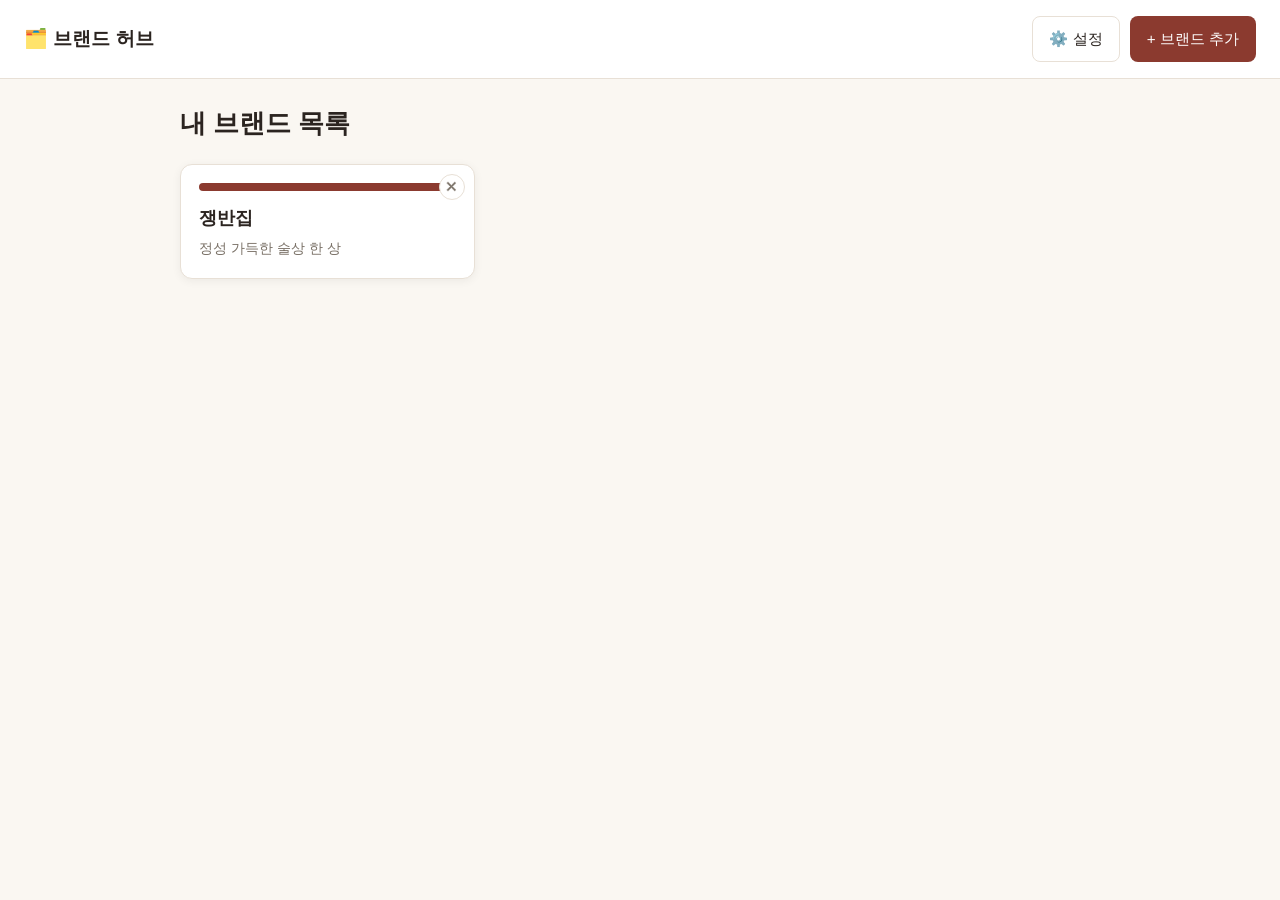
<file: index.html>
<!DOCTYPE html>
<html lang="ko">
<head>
<meta charset="UTF-8">
<meta name="viewport" content="width=device-width, initial-scale=1.0">
<title>브랜드 허브</title>
<link rel="stylesheet" href="assets/css/style.css">
</head>
<body>
  <header class="site-header">
    <a class="logo" href="index.html">🗂️ 브랜드 허브</a>
    <nav>
      <a class="btn" href="settings.html">⚙️ 설정</a>
      <a class="btn btn-primary" href="add-brand.html">+ 브랜드 추가</a>
    </nav>
  </header>

  <main class="container">
    <div class="page-title-row">
      <h1>내 브랜드 목록</h1>
    </div>
    <div id="brand-list" class="brand-grid">
      <p class="empty-msg">불러오는 중...</p>
    </div>
  </main>

  <script src="assets/js/github-api.js"></script>
  <script src="assets/js/index.js"></script>
</body>
</html>
</file>
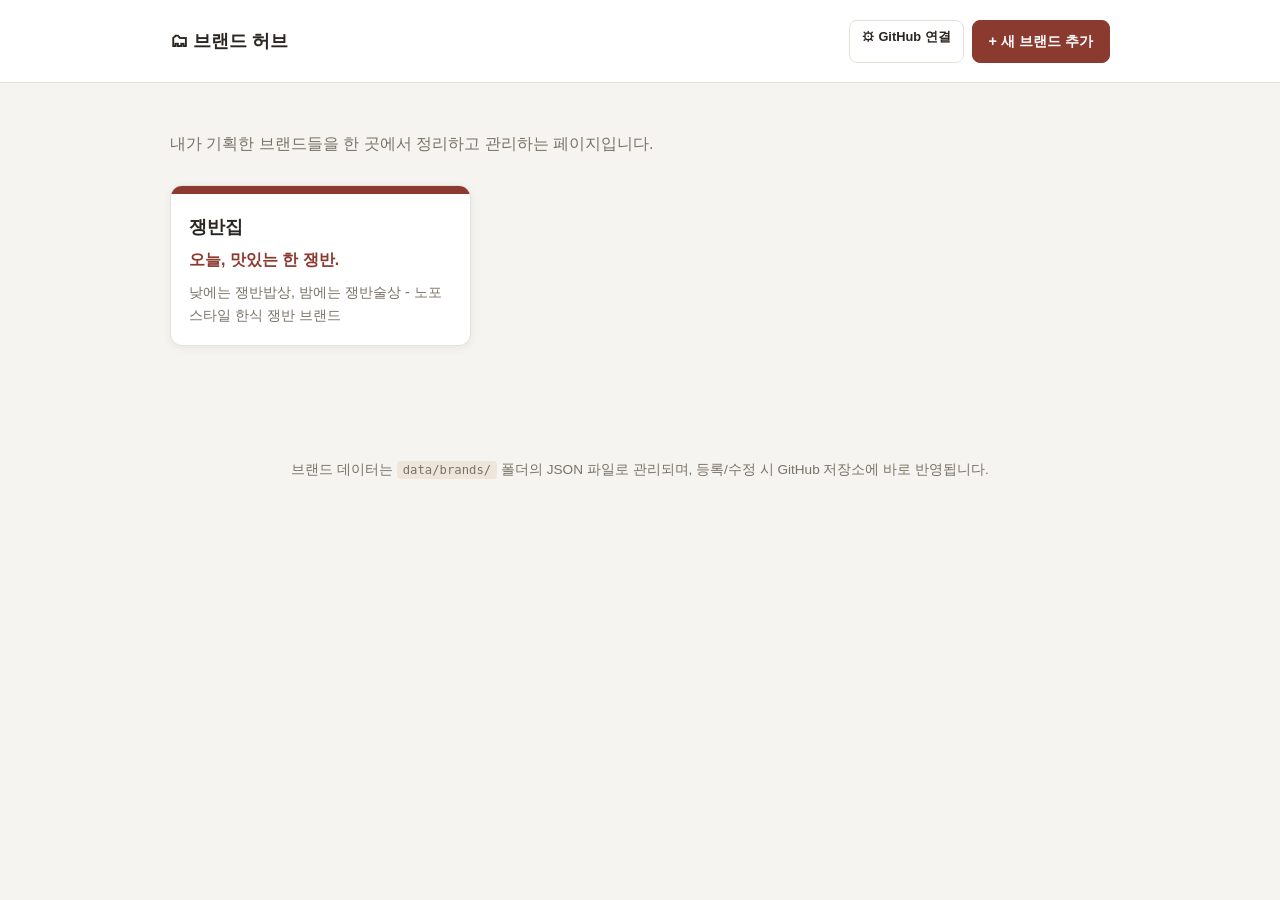
<file: bh/index.html>
<!doctype html>
<html lang="ko">
<head>
<meta charset="UTF-8">
<meta name="viewport" content="width=device-width, initial-scale=1.0">
<title>브랜드 허브</title>
<link rel="stylesheet" href="assets/css/style.css">
</head>
<body>
<header class="topbar">
  <div class="topbar-inner">
    <h1 class="logo">🗂 브랜드 허브</h1>
    <div style="display:flex;gap:8px;">
      <a href="settings.html" class="btn btn-sm">⚙ GitHub 연결</a>
      <a href="add-brand.html" class="btn btn-primary">+ 새 브랜드 추가</a>
    </div>
  </div>
</header>

<main class="container">
  <p class="lead">내가 기획한 브랜드들을 한 곳에서 정리하고 관리하는 페이지입니다.</p>
  <div id="brand-grid" class="brand-grid">
    <p class="empty-msg">불러오는 중...</p>
  </div>
</main>

<footer class="footer">
  <p>브랜드 데이터는 <code>data/brands/</code> 폴더의 JSON 파일로 관리되며, 등록/수정 시 GitHub 저장소에 바로 반영됩니다.</p>
</footer>

<script src="assets/js/index.js"></script>
</body>
</html>
</file>
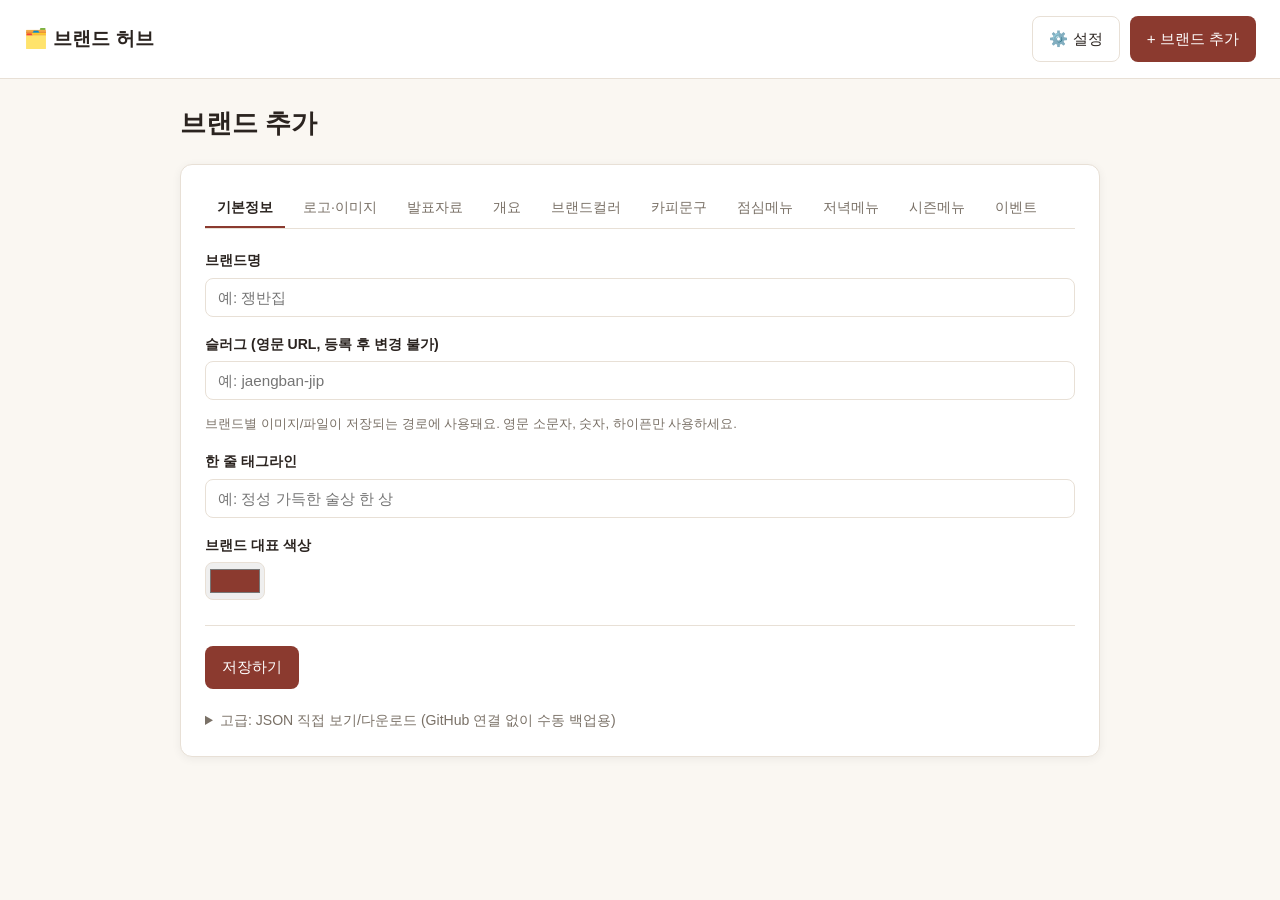
<file: add-brand.html>
<!DOCTYPE html>
<html lang="ko">
<head>
<meta charset="UTF-8">
<meta name="viewport" content="width=device-width, initial-scale=1.0">
<title>브랜드 추가/수정 - 브랜드 허브</title>
<link rel="stylesheet" href="assets/css/style.css">
</head>
<body>
  <header class="site-header">
    <a class="logo" href="index.html">🗂️ 브랜드 허브</a>
    <nav>
      <a class="btn" href="settings.html">⚙️ 설정</a>
      <a class="btn btn-primary" href="add-brand.html">+ 브랜드 추가</a>
    </nav>
  </header>

  <main class="container">
    <div class="page-title-row"><h1 id="page-title">브랜드 추가</h1></div>

    <div class="form-card">
      <div class="tabs-form-nav" id="form-tabs">
        <button class="active" data-tab="basic">기본정보</button>
        <button data-tab="logoimages">로고·이미지</button>
        <button data-tab="presentations">발표자료</button>
        <button data-tab="overview">개요</button>
        <button data-tab="colors">브랜드컬러</button>
        <button data-tab="copy">카피문구</button>
        <button data-tab="lunch">점심메뉴</button>
        <button data-tab="dinner">저녁메뉴</button>
        <button data-tab="season">시즌메뉴</button>
        <button data-tab="events">이벤트</button>
      </div>

      <div id="form-panels">
        <section class="form-panel active" data-panel="basic">
          <div class="field-row">
            <label>브랜드명</label>
            <input type="text" id="f-name" placeholder="예: 쟁반집">
          </div>
          <div class="field-row">
            <label>슬러그 (영문 URL, 등록 후 변경 불가)</label>
            <input type="text" id="f-slug" placeholder="예: jaengban-jip">
            <p class="hint">브랜드별 이미지/파일이 저장되는 경로에 사용돼요. 영문 소문자, 숫자, 하이픈만 사용하세요.</p>
          </div>
          <div class="field-row">
            <label>한 줄 태그라인</label>
            <input type="text" id="f-tagline" placeholder="예: 정성 가득한 술상 한 상">
          </div>
          <div class="field-row">
            <label>브랜드 대표 색상</label>
            <input type="color" id="f-color" value="#8B3A2F">
          </div>
        </section>

        <section class="form-panel" data-panel="logoimages">
          <div class="field-row">
            <label>로고</label>
            <div id="logo-field-wrap"></div>
          </div>
          <div class="field-row">
            <label>브랜드 이미지</label>
            <div id="brandImages-list"></div>
            <button type="button" class="btn add-row-btn" id="add-brandImage">+ 브랜드 이미지 추가</button>
          </div>
        </section>

        <section class="form-panel" data-panel="presentations">
          <div class="field-row">
            <label>발표자료 (PPT)</label>
            <div id="presentations-list"></div>
            <button type="button" class="btn add-row-btn" id="add-presentation">+ 발표자료 추가</button>
          </div>
        </section>

        <section class="form-panel" data-panel="overview">
          <div class="field-row"><label>한 줄 소개</label><textarea id="f-oneliner"></textarea></div>
          <div class="field-row"><label>브랜드 스토리</label><textarea id="f-story"></textarea></div>
          <div class="field-row"><label>컨셉</label><textarea id="f-concept"></textarea></div>
          <div class="field-row"><label>타깃 고객</label><textarea id="f-target"></textarea></div>
          <div class="field-row"><label>차별화 포인트</label><textarea id="f-diff"></textarea></div>
        </section>

        <section class="form-panel" data-panel="colors">
          <div id="brandColors-list"></div>
          <button type="button" class="btn add-row-btn" id="add-brandColor">+ 브랜드컬러 추가</button>
        </section>

        <section class="form-panel" data-panel="copy">
          <div class="field-row">
            <label>메인 슬로건</label>
            <input type="text" id="f-mainslogan">
          </div>
          <div class="field-row">
            <label>서브 슬로건</label>
            <div id="subSlogans-list"></div>
            <button type="button" class="btn add-row-btn" id="add-subSlogan">+ 서브 슬로건 추가</button>
          </div>
        </section>

        <section class="form-panel" data-panel="lunch">
          <div id="lunch-list"></div>
          <button type="button" class="btn add-row-btn" id="add-lunch">+ 점심메뉴 추가</button>
        </section>

        <section class="form-panel" data-panel="dinner">
          <div id="dinner-list"></div>
          <button type="button" class="btn add-row-btn" id="add-dinner">+ 저녁메뉴 추가</button>
        </section>

        <section class="form-panel" data-panel="season">
          <div id="season-list"></div>
          <button type="button" class="btn add-row-btn" id="add-season">+ 시즌메뉴 추가</button>
        </section>

        <section class="form-panel" data-panel="events">
          <div id="events-list"></div>
          <button type="button" class="btn add-row-btn" id="add-event">+ 이벤트 추가</button>
        </section>
      </div>

      <div class="save-bar">
        <button class="btn btn-primary" id="submit-btn">저장하기</button>
        <span id="submit-status" class="hint"></span>
      </div>

      <details class="advanced">
        <summary>고급: JSON 직접 보기/다운로드 (GitHub 연결 없이 수동 백업용)</summary>
        <div class="save-bar">
          <button class="btn btn-sm" id="btn-preview">JSON 미리보기</button>
          <button class="btn btn-sm" id="btn-download">JSON 다운로드</button>
        </div>
        <textarea id="json-preview" readonly></textarea>
      </details>
    </div>
  </main>

  <script src="assets/js/github-api.js"></script>
  <script src="assets/js/add-brand.js"></script>
</body>
</html>
</file>
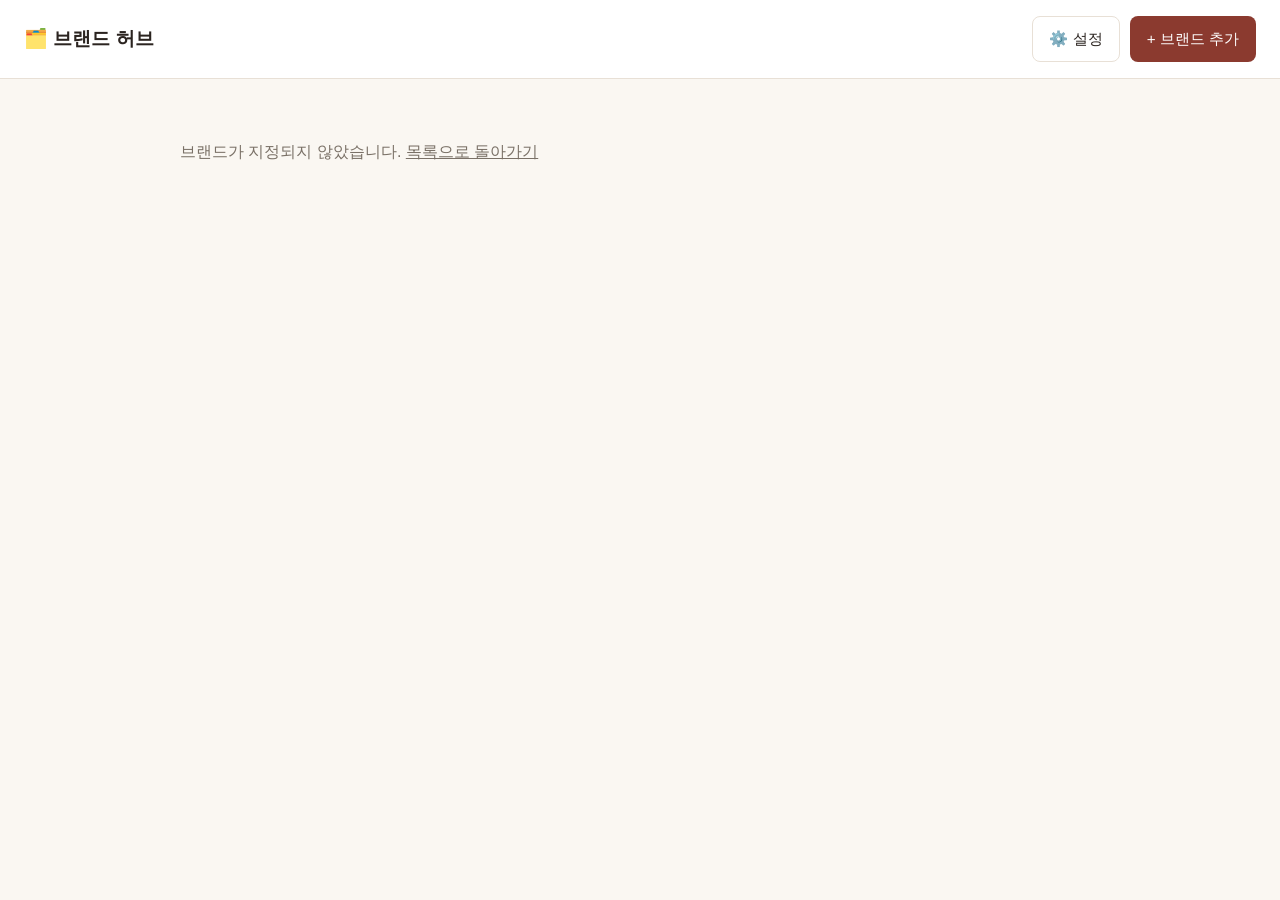
<file: brand.html>
<!DOCTYPE html>
<html lang="ko">
<head>
<meta charset="UTF-8">
<meta name="viewport" content="width=device-width, initial-scale=1.0">
<title>브랜드 상세 - 브랜드 허브</title>
<link rel="stylesheet" href="assets/css/style.css">
</head>
<body>
  <header class="site-header">
    <a class="logo" href="index.html">🗂️ 브랜드 허브</a>
    <nav>
      <a class="btn" href="settings.html">⚙️ 설정</a>
      <a class="btn btn-primary" href="add-brand.html">+ 브랜드 추가</a>
    </nav>
  </header>

  <main class="container" id="brand-main">
    <p class="empty-msg">불러오는 중...</p>
  </main>

  <script src="assets/js/github-api.js"></script>
  <script src="assets/js/brand.js"></script>
</body>
</html>
</file>
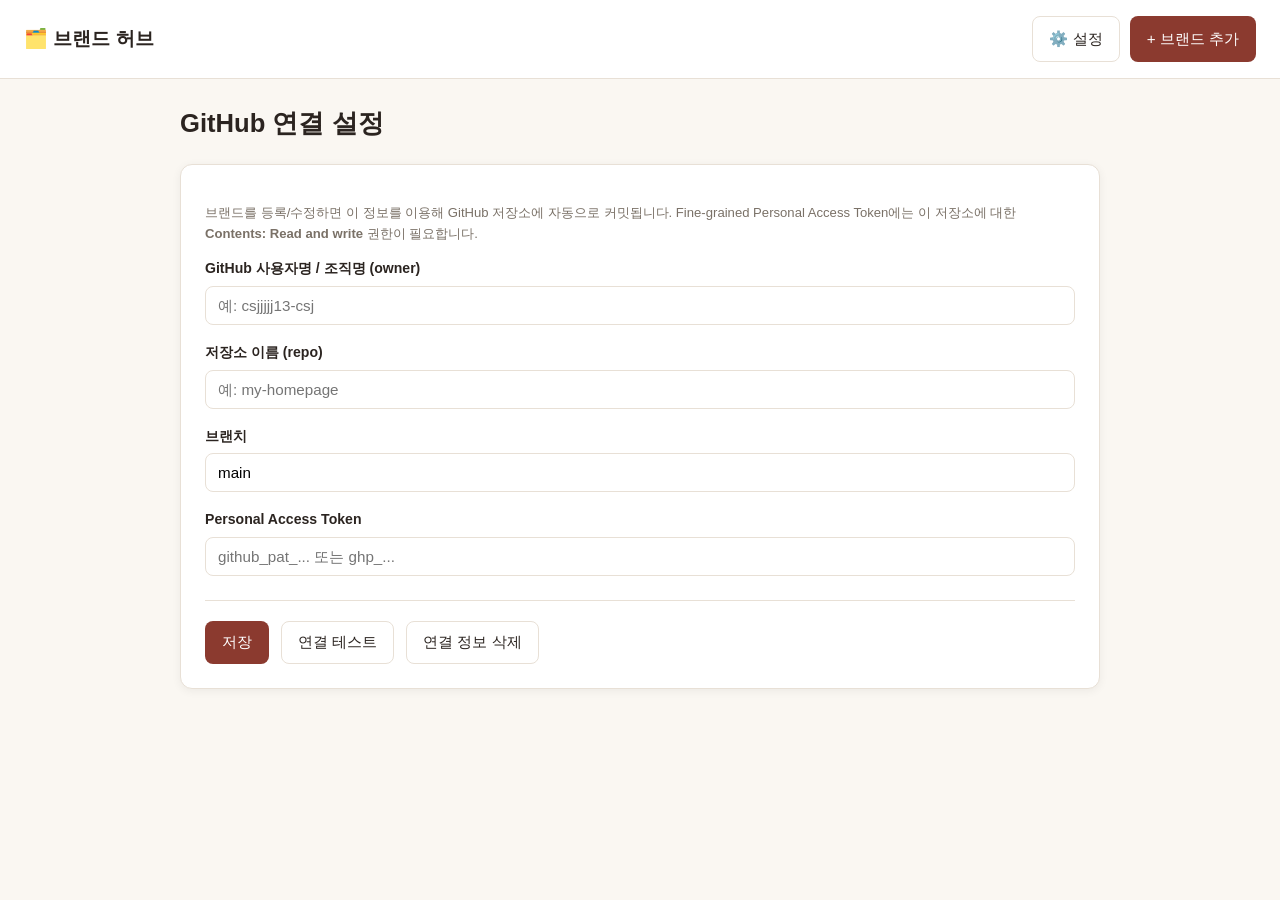
<file: settings.html>
<!DOCTYPE html>
<html lang="ko">
<head>
<meta charset="UTF-8">
<meta name="viewport" content="width=device-width, initial-scale=1.0">
<title>설정 - 브랜드 허브</title>
<link rel="stylesheet" href="assets/css/style.css">
</head>
<body>
  <header class="site-header">
    <a class="logo" href="index.html">🗂️ 브랜드 허브</a>
    <nav>
      <a class="btn" href="settings.html">⚙️ 설정</a>
      <a class="btn btn-primary" href="add-brand.html">+ 브랜드 추가</a>
    </nav>
  </header>

  <main class="container">
    <div class="page-title-row"><h1>GitHub 연결 설정</h1></div>
    <div class="form-card">
      <p class="hint">
        브랜드를 등록/수정하면 이 정보를 이용해 GitHub 저장소에 자동으로 커밋됩니다.
        Fine-grained Personal Access Token에는 이 저장소에 대한 <b>Contents: Read and write</b> 권한이 필요합니다.
      </p>

      <div class="field-row">
        <label>GitHub 사용자명 / 조직명 (owner)</label>
        <input type="text" id="gh-owner" placeholder="예: csjjjjj13-csj">
      </div>
      <div class="field-row">
        <label>저장소 이름 (repo)</label>
        <input type="text" id="gh-repo" placeholder="예: my-homepage">
      </div>
      <div class="field-row">
        <label>브랜치</label>
        <input type="text" id="gh-branch" placeholder="main" value="main">
      </div>
      <div class="field-row">
        <label>Personal Access Token</label>
        <input type="text" id="gh-token" placeholder="github_pat_... 또는 ghp_...">
      </div>

      <div class="save-bar">
        <button class="btn btn-primary" id="btn-save">저장</button>
        <button class="btn" id="btn-test">연결 테스트</button>
        <button class="btn" id="btn-clear">연결 정보 삭제</button>
        <span id="settings-status" class="hint"></span>
      </div>
    </div>
  </main>

  <script src="assets/js/github-api.js"></script>
  <script src="assets/js/settings.js"></script>
</body>
</html>
</file>
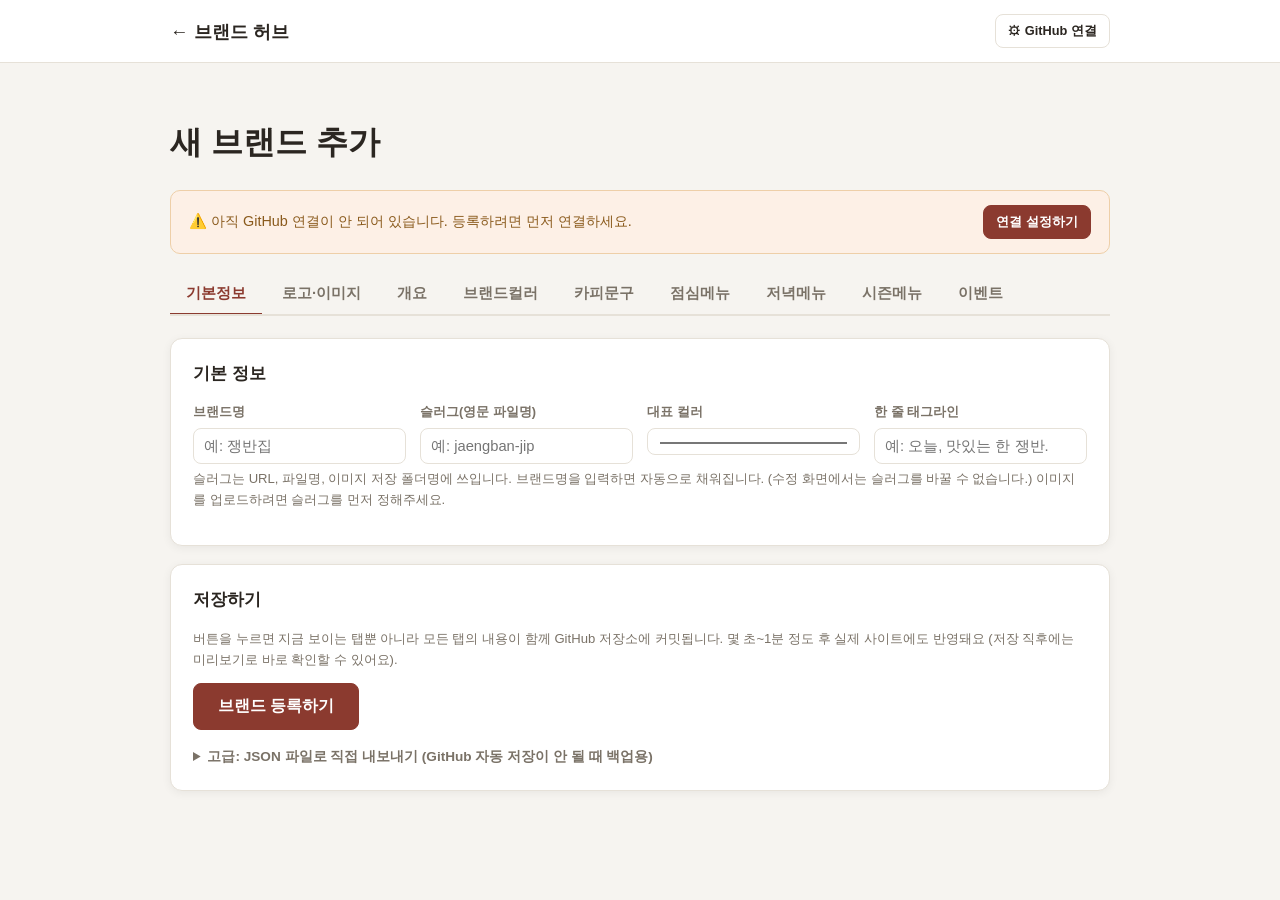
<file: bh/add-brand.html>
<!doctype html>
<html lang="ko">
<head>
<meta charset="UTF-8">
<meta name="viewport" content="width=device-width, initial-scale=1.0">
<title id="doc-title">새 브랜드 추가 - 브랜드 허브</title>
<link rel="stylesheet" href="assets/css/style.css">
</head>
<body>
<header class="topbar">
  <div class="topbar-inner">
    <a href="index.html" class="logo">← 브랜드 허브</a>
    <a href="settings.html" class="btn btn-sm">⚙ GitHub 연결</a>
  </div>
</header>

<main class="container">
  <h1 id="page-heading">새 브랜드 추가</h1>
  <div id="gh-banner"></div>

  <div class="tabs" id="form-tabs">
    <button class="tab-btn active" data-tab="basic">기본정보</button>
    <button class="tab-btn" data-tab="logo">로고·이미지</button>
    <button class="tab-btn" data-tab="overview">개요</button>
    <button class="tab-btn" data-tab="colors">브랜드컬러</button>
    <button class="tab-btn" data-tab="copy">카피문구</button>
    <button class="tab-btn" data-tab="lunch">점심메뉴</button>
    <button class="tab-btn" data-tab="dinner">저녁메뉴</button>
    <button class="tab-btn" data-tab="season">시즌메뉴</button>
    <button class="tab-btn" data-tab="events">이벤트</button>
  </div>

  <section class="tab-panel active" data-panel="basic">
    <div class="form-section">
      <h2>기본 정보</h2>
      <div class="form-grid">
        <div class="field"><label>브랜드명</label><input id="f-name" placeholder="예: 쟁반집"></div>
        <div class="field"><label>슬러그(영문 파일명)</label><input id="f-slug" placeholder="예: jaengban-jip"></div>
        <div class="field"><label>대표 컬러</label><input id="f-color" type="color" value="#8B3A2F"></div>
        <div class="field"><label>한 줄 태그라인</label><input id="f-tagline" placeholder="예: 오늘, 맛있는 한 쟁반."></div>
      </div>
      <p class="hint">슬러그는 URL, 파일명, 이미지 저장 폴더명에 쓰입니다. 브랜드명을 입력하면 자동으로 채워집니다. (수정 화면에서는 슬러그를 바꿀 수 없습니다.) 이미지를 업로드하려면 슬러그를 먼저 정해주세요.</p>
    </div>
  </section>

  <section class="tab-panel" data-panel="logo">
    <div class="form-section">
      <h2>로고</h2>
      <div id="logo-field"></div>
    </div>
    <div class="form-section">
      <h2>브랜드 이미지</h2>
      <p class="hint">매장 사진, 컨셉 이미지 등 메뉴가 아닌 브랜드 관련 이미지를 넣는 곳입니다.</p>
      <div id="brandimages-list"></div>
      <button class="btn add-row-btn" id="add-brandimage">+ 브랜드 이미지 추가</button>
    </div>
  </section>

  <section class="tab-panel" data-panel="overview">
    <div class="form-section">
      <h2>개요</h2>
      <div class="form-grid">
        <div class="field"><label>한 줄 소개</label><input id="f-oneliner"></div>
        <div class="field" style="grid-column:1/-1;"><label>브랜드 스토리</label><textarea id="f-story" rows="4"></textarea></div>
        <div class="field"><label>컨셉</label><input id="f-concept"></div>
        <div class="field"><label>타깃 고객</label><input id="f-target"></div>
        <div class="field" style="grid-column:1/-1;"><label>차별화 포인트</label><textarea id="f-diff" rows="3"></textarea></div>
      </div>
    </div>
  </section>

  <section class="tab-panel" data-panel="colors">
    <div class="form-section">
      <h2>브랜드컬러</h2>
      <div id="colors-list"></div>
      <button class="btn add-row-btn" id="add-color">+ 컬러 추가</button>
    </div>
  </section>

  <section class="tab-panel" data-panel="copy">
    <div class="form-section">
      <h2>카피문구</h2>
      <div class="field"><label>메인 슬로건</label><input id="f-main-slogan" placeholder="예: 오늘, 맛있는 한 쟁반."></div>
      <div id="subslogans-list" style="margin-top:12px;"></div>
      <button class="btn add-row-btn" id="add-subslogan">+ 보조 카피 추가</button>
    </div>
  </section>

  <section class="tab-panel" data-panel="lunch">
    <div class="form-section">
      <h2>메뉴라인업 - 점심</h2>
      <div id="lunch-list"></div>
      <button class="btn add-row-btn" id="add-lunch">+ 점심 메뉴 추가</button>
    </div>
  </section>

  <section class="tab-panel" data-panel="dinner">
    <div class="form-section">
      <h2>메뉴라인업 - 저녁 · 술상</h2>
      <div id="dinner-list"></div>
      <button class="btn add-row-btn" id="add-dinner">+ 저녁 메뉴 추가</button>
    </div>
  </section>

  <section class="tab-panel" data-panel="season">
    <div class="form-section">
      <h2>시즌메뉴</h2>
      <div id="season-list"></div>
      <button class="btn add-row-btn" id="add-season">+ 시즌메뉴 추가</button>
    </div>
  </section>

  <section class="tab-panel" data-panel="events">
    <div class="form-section">
      <h2>이벤트</h2>
      <div id="events-list"></div>
      <button class="btn add-row-btn" id="add-event">+ 이벤트 추가</button>
    </div>
  </section>

  <div class="form-section">
    <h2>저장하기</h2>
    <p class="hint">버튼을 누르면 지금 보이는 탭뿐 아니라 모든 탭의 내용이 함께 GitHub 저장소에 커밋됩니다. 몇 초~1분 정도 후 실제 사이트에도 반영돼요 (저장 직후에는 미리보기로 바로 확인할 수 있어요).</p>
    <button class="btn btn-primary" id="submit-btn" style="font-size:1rem;padding:12px 24px;">브랜드 등록하기</button>
    <p id="submit-status" class="submit-status"></p>

    <details class="advanced">
      <summary>고급: JSON 파일로 직접 내보내기 (GitHub 자동 저장이 안 될 때 백업용)</summary>
      <div class="adv-body">
        <div style="display:flex;gap:10px;flex-wrap:wrap;">
          <button class="btn" id="btn-preview">JSON 미리보기</button>
          <button class="btn" id="btn-download">JSON 다운로드</button>
        </div>
        <pre id="json-preview" style="display:none;margin-top:14px;"></pre>
      </div>
    </details>
  </div>
</main>

<script src="assets/js/github-api.js"></script>
<script src="assets/js/add-brand.js"></script>
</body>
</html>
</file>
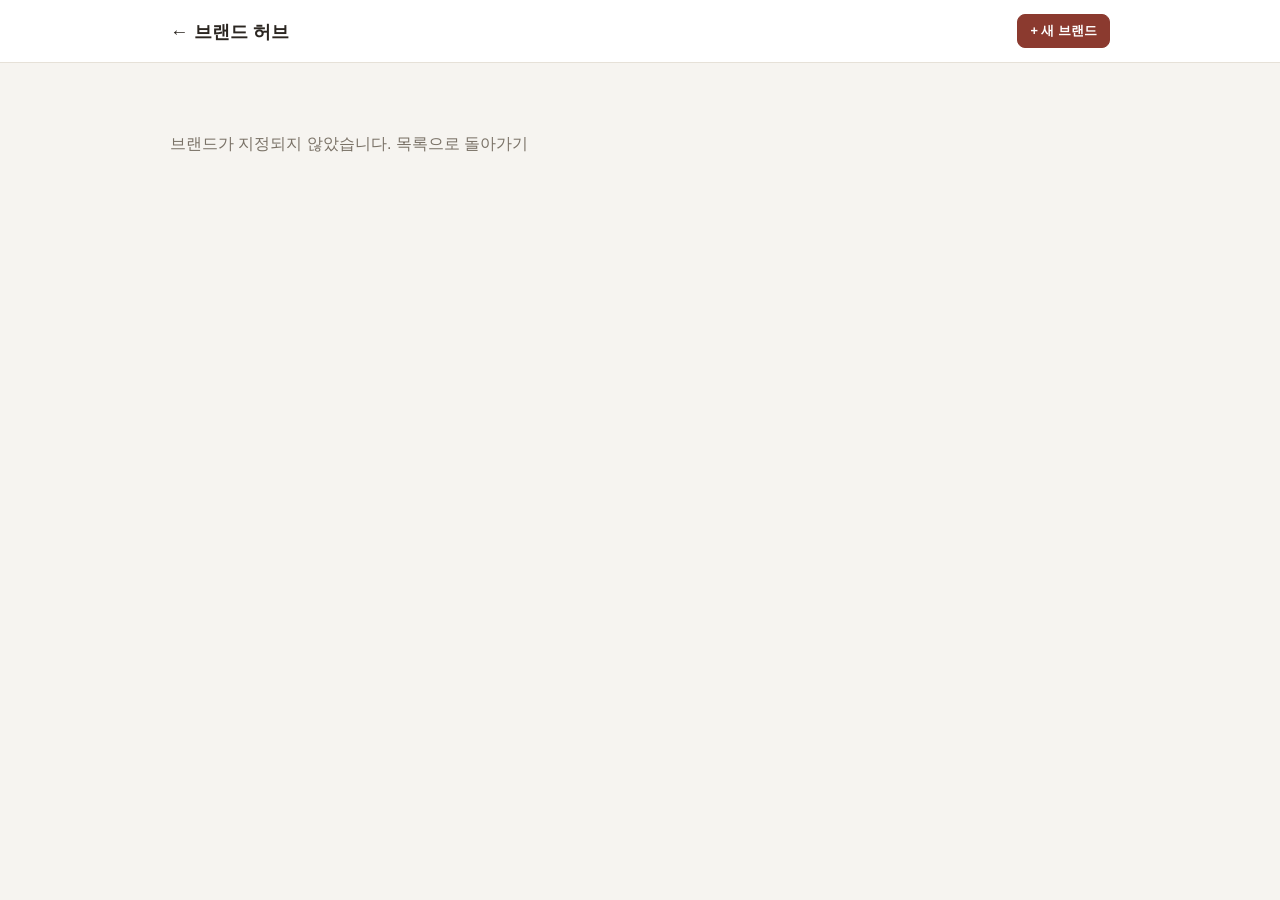
<file: bh/brand.html>
<!doctype html>
<html lang="ko">
<head>
<meta charset="UTF-8">
<meta name="viewport" content="width=device-width, initial-scale=1.0">
<title id="page-title">브랜드 상세 - 브랜드 허브</title>
<link rel="stylesheet" href="assets/css/style.css">
</head>
<body>
<header class="topbar">
  <div class="topbar-inner">
    <a href="index.html" class="logo">← 브랜드 허브</a>
    <a href="add-brand.html" class="btn btn-primary btn-sm">+ 새 브랜드</a>
  </div>
</header>

<main class="container" id="brand-main">
  <p class="empty-msg">불러오는 중...</p>
</main>

<script src="assets/js/brand.js"></script>
</body>
</html>
</file>
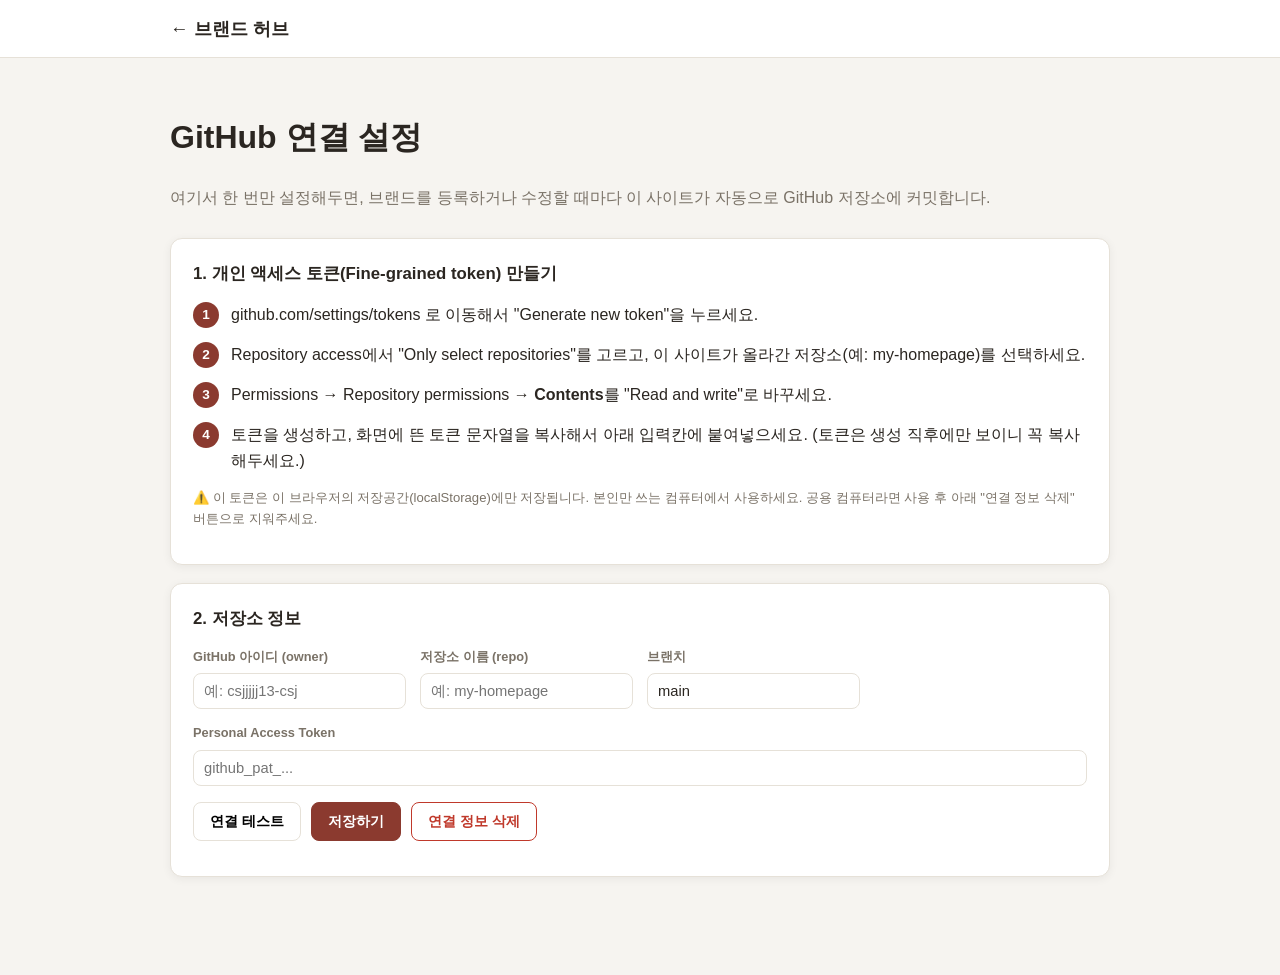
<file: bh/settings.html>
<!doctype html>
<html lang="ko">
<head>
<meta charset="UTF-8">
<meta name="viewport" content="width=device-width, initial-scale=1.0">
<title>GitHub 연결 설정 - 브랜드 허브</title>
<link rel="stylesheet" href="assets/css/style.css">
</head>
<body>
<header class="topbar">
  <div class="topbar-inner">
    <a href="index.html" class="logo">← 브랜드 허브</a>
  </div>
</header>

<main class="container">
  <h1>GitHub 연결 설정</h1>
  <p class="lead">여기서 한 번만 설정해두면, 브랜드를 등록하거나 수정할 때마다 이 사이트가 자동으로 GitHub 저장소에 커밋합니다.</p>

  <div class="form-section">
    <h2>1. 개인 액세스 토큰(Fine-grained token) 만들기</h2>
    <div class="step"><div class="step-num">1</div><div><a href="https://github.com/settings/tokens?type=beta" target="_blank" rel="noopener">github.com/settings/tokens</a> 로 이동해서 "Generate new token"을 누르세요.</div></div>
    <div class="step"><div class="step-num">2</div><div>Repository access에서 "Only select repositories"를 고르고, 이 사이트가 올라간 저장소(예: my-homepage)를 선택하세요.</div></div>
    <div class="step"><div class="step-num">3</div><div>Permissions → Repository permissions → <b>Contents</b>를 "Read and write"로 바꾸세요.</div></div>
    <div class="step"><div class="step-num">4</div><div>토큰을 생성하고, 화면에 뜬 토큰 문자열을 복사해서 아래 입력칸에 붙여넣으세요. (토큰은 생성 직후에만 보이니 꼭 복사해두세요.)</div></div>
    <p class="hint">⚠️ 이 토큰은 이 브라우저의 저장공간(localStorage)에만 저장됩니다. 본인만 쓰는 컴퓨터에서 사용하세요. 공용 컴퓨터라면 사용 후 아래 "연결 정보 삭제" 버튼으로 지워주세요.</p>
  </div>

  <div class="form-section">
    <h2>2. 저장소 정보</h2>
    <div class="form-grid">
      <div class="field"><label>GitHub 아이디 (owner)</label><input id="f-owner" placeholder="예: csjjjjj13-csj"></div>
      <div class="field"><label>저장소 이름 (repo)</label><input id="f-repo" placeholder="예: my-homepage"></div>
      <div class="field"><label>브랜치</label><input id="f-branch" placeholder="main" value="main"></div>
      <div class="field" style="grid-column:1/-1;"><label>Personal Access Token</label><input id="f-token" type="password" placeholder="github_pat_..."></div>
    </div>
    <div style="display:flex;gap:10px;flex-wrap:wrap;margin-top:16px;">
      <button class="btn" id="btn-test">연결 테스트</button>
      <button class="btn btn-primary" id="btn-save">저장하기</button>
      <button class="btn btn-danger" id="btn-clear">연결 정보 삭제</button>
    </div>
    <p id="status-msg" class="hint"></p>
  </div>
</main>

<script src="assets/js/github-api.js"></script>
<script src="assets/js/settings.js"></script>
</body>
</html>
</file>
<file: assets/css/style.css>
:root {
  --brand-color: #8B3A2F;
  --bg: #faf7f2;
  --surface: #ffffff;
  --border: #e8e0d6;
  --text: #2b2420;
  --text-muted: #7a7167;
  --radius: 12px;
  --shadow: 0 2px 10px rgba(0,0,0,0.06);
}

* { box-sizing: border-box; }

body {
  margin: 0;
  font-family: "Pretendard", "Apple SD Gothic Neo", "Malgun Gothic", sans-serif;
  background: var(--bg);
  color: var(--text);
  line-height: 1.6;
}

a { color: inherit; }

.site-header {
  display: flex;
  align-items: center;
  justify-content: space-between;
  padding: 16px 24px;
  background: var(--surface);
  border-bottom: 1px solid var(--border);
  position: sticky;
  top: 0;
  z-index: 10;
}
.site-header .logo {
  font-weight: 700;
  font-size: 1.2rem;
  text-decoration: none;
  color: var(--text);
}
.site-header nav { display: flex; gap: 10px; }

.container {
  max-width: 960px;
  margin: 0 auto;
  padding: 24px 20px 80px;
}

.btn {
  display: inline-flex;
  align-items: center;
  gap: 6px;
  padding: 10px 16px;
  border-radius: 8px;
  border: 1px solid var(--border);
  background: var(--surface);
  color: var(--text);
  text-decoration: none;
  font-size: 0.95rem;
  cursor: pointer;
  transition: background .15s, transform .1s;
}
.btn:hover { background: #f2ede5; }
.btn-primary {
  background: var(--brand-color, #8B3A2F);
  border-color: transparent;
  color: #fff;
}
.btn-primary:hover { opacity: 0.9; background: var(--brand-color, #8B3A2F); }
.btn-sm { padding: 6px 12px; font-size: 0.85rem; }
.btn-danger { color: #c0392b; border-color: #f0d3ce; }
.btn-danger:hover { background: #fdf1ef; }

/* ---- brand list (index) ---- */
.page-title-row {
  display: flex;
  justify-content: space-between;
  align-items: center;
  margin-bottom: 20px;
}
.page-title-row h1 { margin: 0; font-size: 1.6rem; }

.brand-grid {
  display: grid;
  grid-template-columns: repeat(auto-fill, minmax(240px, 1fr));
  gap: 18px;
}
.brand-card-wrap { position: relative; }
.brand-card {
  display: block;
  background: var(--surface);
  border: 1px solid var(--border);
  border-radius: var(--radius);
  padding: 18px;
  text-decoration: none;
  color: var(--text);
  box-shadow: var(--shadow);
  transition: transform .15s;
}
.brand-card:hover { transform: translateY(-2px); }
.brand-card .swatch-bar {
  height: 8px;
  border-radius: 4px;
  margin-bottom: 12px;
}
.brand-card h3 { margin: 0 0 4px; font-size: 1.15rem; }
.brand-card p { margin: 0; color: var(--text-muted); font-size: 0.9rem; }

.brand-delete-btn {
  position: absolute;
  top: 10px;
  right: 10px;
  width: 26px;
  height: 26px;
  line-height: 26px;
  text-align: center;
  padding: 0;
  border-radius: 50%;
  border: 1px solid var(--border);
  background: var(--surface);
  color: var(--text-muted);
  cursor: pointer;
  font-size: 0.85rem;
  z-index: 2;
}
.brand-delete-btn:hover { background: #fdf1ef; color: #c0392b; border-color: #f0d3ce; }

.empty-msg { color: var(--text-muted); padding: 20px 0; }

/* ---- brand detail ---- */
.brand-hero {
  display: flex;
  justify-content: space-between;
  align-items: flex-start;
  gap: 16px;
  padding: 24px;
  border-radius: var(--radius);
  background: color-mix(in srgb, var(--brand-color) 8%, white);
  border: 1px solid var(--border);
  margin-bottom: 20px;
}
.brand-hero h1 { margin: 0 0 6px; }
.brand-hero .tagline { margin: 0 0 10px; color: var(--text-muted); }
.brand-hero .hero-actions { display: flex; gap: 8px; }
.swatches { display: flex; gap: 6px; }
.swatch-dot { width: 20px; height: 20px; border-radius: 50%; border: 2px solid #fff; box-shadow: 0 0 0 1px var(--border); }

.tabs {
  display: flex;
  flex-wrap: wrap;
  gap: 6px;
  border-bottom: 1px solid var(--border);
  margin-bottom: 20px;
}
.tab-btn {
  padding: 10px 14px;
  border: none;
  background: none;
  font-size: 0.92rem;
  color: var(--text-muted);
  cursor: pointer;
  border-bottom: 2px solid transparent;
}
.tab-btn.active {
  color: var(--text);
  border-bottom-color: var(--brand-color, #8B3A2F);
  font-weight: 600;
}
.tab-panel { display: none; }
.tab-panel.active { display: block; }

.section-block { margin-bottom: 24px; }
.section-block h3 { margin: 0 0 8px; font-size: 1.05rem; }

.slogan-main { font-size: 1.4rem; font-weight: 700; margin: 0 0 12px; }
.slogan-list { padding-left: 20px; color: var(--text-muted); }

.color-grid { display: grid; grid-template-columns: repeat(auto-fill, minmax(180px, 1fr)); gap: 12px; }
.color-card { display: flex; align-items: center; gap: 12px; padding: 10px; border: 1px solid var(--border); border-radius: 10px; background: var(--surface); cursor: pointer; }
.color-swatch { width: 42px; height: 42px; border-radius: 8px; flex-shrink: 0; border: 1px solid rgba(0,0,0,0.08); }
.color-info .name { font-weight: 600; }
.color-info .hex { font-size: 0.85rem; color: var(--text-muted); }
.color-info .usage { font-size: 0.8rem; color: var(--text-muted); }

.menu-section-title { font-weight: 700; margin: 18px 0 10px; }
.menu-grid { display: grid; grid-template-columns: repeat(auto-fill, minmax(180px, 1fr)); gap: 14px; }
.menu-card { border: 1px solid var(--border); border-radius: 10px; overflow: hidden; background: var(--surface); }
.menu-card-img { height: 130px; display: flex; align-items: center; justify-content: center; background: #f2ede5; color: var(--text-muted); font-size: 0.85rem; overflow: hidden; }
.menu-card-img img { width: 100%; height: 100%; object-fit: cover; }
.menu-card-body { padding: 10px 12px; }
.menu-card-body h4 { margin: 0 0 4px; font-size: 0.98rem; }
.menu-card-body .price { font-weight: 700; color: var(--brand-color, #8B3A2F); }
.menu-card-body .desc { font-size: 0.85rem; color: var(--text-muted); margin-top: 4px; }

.season-card, .event-card {
  border: 1px solid var(--border);
  border-radius: 10px;
  padding: 14px 16px;
  margin-bottom: 12px;
  background: var(--surface);
}
.season-card .period, .event-card .period {
  display: inline-block;
  font-size: 0.78rem;
  background: #f2ede5;
  color: var(--text-muted);
  padding: 2px 8px;
  border-radius: 999px;
  margin-bottom: 6px;
}
.season-card h4, .event-card h4 { margin: 0 0 4px; }

.file-list { list-style: none; padding: 0; margin: 0; }
.file-list-item {
  display: flex;
  align-items: center;
  justify-content: space-between;
  gap: 12px;
  padding: 12px 14px;
  border: 1px solid var(--border);
  border-radius: 10px;
  background: var(--surface);
  margin-bottom: 10px;
}
.file-list-name { font-weight: 500; }
.file-pending { opacity: 0.6; cursor: default; pointer-events: none; }

.calc-box { display: flex; flex-wrap: wrap; gap: 14px; align-items: flex-end; }
.calc-box .field { display: flex; flex-direction: column; gap: 4px; }
.calc-box .field label { font-size: 0.85rem; color: var(--text-muted); }
.calc-box input { padding: 8px 10px; border: 1px solid var(--border); border-radius: 8px; font-size: 0.95rem; width: 160px; }

.calc-result { display: flex; flex-wrap: wrap; gap: 20px; margin-top: 16px; }
.calc-result .item { }
.calc-result .label { font-size: 0.8rem; color: var(--text-muted); }
.calc-result .value { font-size: 1.3rem; font-weight: 700; }

table { width: 100%; border-collapse: collapse; margin-top: 8px; }
th, td { text-align: right; padding: 8px 10px; border-bottom: 1px solid var(--border); font-size: 0.9rem; }
th:first-child, td:first-child { text-align: left; }
tfoot td { font-weight: 700; }

.rate-ok { color: #2f7d4f; }
.rate-warn { color: #b8860b; }
.rate-bad { color: #c0392b; }

.remove-btn {
  border: none;
  background: none;
  cursor: pointer;
  color: var(--text-muted);
  font-size: 1rem;
}
.add-row-btn { margin-top: 10px; }

.hint { font-size: 0.82rem; color: var(--text-muted); }

/* ---- forms (add/edit brand, settings) ---- */
.form-card {
  background: var(--surface);
  border: 1px solid var(--border);
  border-radius: var(--radius);
  padding: 24px;
  box-shadow: var(--shadow);
}
.field-row { margin-bottom: 16px; }
.field-row label { display: block; font-size: 0.88rem; font-weight: 600; margin-bottom: 6px; }
.field-row input[type=text],
.field-row input[type=number],
.field-row input[type=url],
.field-row textarea {
  width: 100%;
  padding: 10px 12px;
  border: 1px solid var(--border);
  border-radius: 8px;
  font-size: 0.95rem;
  font-family: inherit;
}
.field-row textarea { min-height: 90px; resize: vertical; }
.field-row input[type=color] { width: 60px; height: 38px; padding: 2px; border: 1px solid var(--border); border-radius: 8px; }

/* Tabbed form panels (add-brand.html). Without these two rules every panel
   stacks and shows at once instead of only the active tab. */
.form-panel { display: none; }
.form-panel.active { display: block; }

.repeater-row {
  border: 1px solid var(--border);
  border-radius: 10px;
  padding: 14px;
  margin-bottom: 12px;
  background: #fcfaf6;
  position: relative;
}
.repeater-row .row-fields { display: flex; flex-wrap: wrap; gap: 10px; }
.repeater-row .row-fields > div { flex: 1 1 160px; }
.repeater-row .remove-row-btn {
  position: absolute;
  top: 8px;
  right: 8px;
  border: none;
  background: none;
  color: var(--text-muted);
  cursor: pointer;
  font-size: 1rem;
}

.image-field-mini, .file-field-mini { display: flex; flex-direction: column; gap: 6px; }
.image-field-mini label, .file-field-mini label { font-size: 0.82rem; color: var(--text-muted); font-weight: 500; margin: 0; }
.image-field-mini img.thumb { max-height: 70px; border-radius: 6px; display: block; }
.file-field-info { font-size: 0.85rem; }
.file-field-info a { color: var(--brand-color, #8B3A2F); text-decoration: underline; }
.file-upload-btn { position: relative; overflow: hidden; display: inline-block; text-align: center; }

.tabs-form-nav {
  display: flex;
  flex-wrap: wrap;
  gap: 6px;
  margin-bottom: 20px;
  border-bottom: 1px solid var(--border);
}
.tabs-form-nav button {
  padding: 9px 12px;
  border: none;
  background: none;
  color: var(--text-muted);
  font-size: 0.88rem;
  cursor: pointer;
  border-bottom: 2px solid transparent;
}
.tabs-form-nav button.active { color: var(--text); font-weight: 600; border-bottom-color: var(--brand-color, #8B3A2F); }

.save-bar {
  display: flex;
  align-items: center;
  gap: 12px;
  margin-top: 24px;
  padding-top: 20px;
  border-top: 1px solid var(--border);
}
#submit-status { font-size: 0.88rem; color: var(--text-muted); }

details.advanced { margin-top: 20px; font-size: 0.88rem; color: var(--text-muted); }
details.advanced summary { cursor: pointer; }
#json-preview {
  width: 100%;
  min-height: 160px;
  font-family: monospace;
  font-size: 0.8rem;
  margin-top: 10px;
  padding: 10px;
  border: 1px solid var(--border);
  border-radius: 8px;
}

@media (max-width: 640px) {
  .brand-hero { flex-direction: column; }
}
</file>
<file: bh/assets/css/style.css>
:root{
  --bg:#f6f4f0;
  --card-bg:#ffffff;
  --text:#2b2621;
  --text-muted:#7a7267;
  --border:#e6e1d8;
  --accent:#8B3A2F;
  --accent-2:#4A3728;
  --danger:#c0392b;
  --ok:#2e7d32;
  --warn:#b8860b;
  --radius:12px;
  --shadow:0 2px 10px rgba(0,0,0,0.06);
  font-size:16px;
}

*{box-sizing:border-box;}
html,body{margin:0;padding:0;}
body{
  background:var(--bg);
  color:var(--text);
  font-family:-apple-system,BlinkMacSystemFont,"Malgun Gothic","Apple SD Gothic Neo",sans-serif;
  line-height:1.6;
}
a{color:inherit;text-decoration:none;}
img{max-width:100%;display:block;}
code{background:#eee6da;padding:2px 6px;border-radius:4px;font-size:.9em;}

.container{max-width:980px;margin:0 auto;padding:32px 20px 80px;}

.topbar{
  background:var(--card-bg);
  border-bottom:1px solid var(--border);
  position:sticky;top:0;z-index:10;
}
.topbar-inner{
  max-width:980px;margin:0 auto;padding:14px 20px;
  display:flex;align-items:center;justify-content:space-between;
}
.logo{font-size:1.15rem;font-weight:800;}
.badge{font-size:.85rem;color:var(--text-muted);}

.btn{
  display:inline-block;padding:9px 16px;border-radius:8px;
  border:1px solid var(--border);background:#fff;cursor:pointer;
  font-size:.9rem;font-weight:600;
}
.btn:hover{background:#f1ede6;}
.btn-primary{background:var(--accent);border-color:var(--accent);color:#fff;}
.btn-primary:hover{background:#752f26;}
.btn-danger{color:var(--danger);border-color:var(--danger);background:#fff;}
.btn-sm{padding:6px 12px;font-size:.8rem;}
.btn:disabled{opacity:.5;cursor:not-allowed;}

.lead{color:var(--text-muted);margin-bottom:28px;}

.brand-grid{
  display:grid;grid-template-columns:repeat(auto-fill,minmax(260px,1fr));
  gap:18px;
}
.brand-card{
  background:var(--card-bg);border:1px solid var(--border);border-radius:var(--radius);
  overflow:hidden;box-shadow:var(--shadow);transition:transform .15s ease;
}
.brand-card:hover{transform:translateY(-3px);}
.brand-card-color{height:8px;background:var(--brand-color,#8B3A2F);}
.brand-card-body{padding:18px;}
.brand-card-body h2{margin:0 0 6px;font-size:1.15rem;}
.brand-card .tagline{margin:0 0 8px;font-weight:600;color:var(--brand-color,#8B3A2F);}
.brand-card .summary{margin:0;color:var(--text-muted);font-size:.9rem;}

.empty-msg{color:var(--text-muted);padding:20px 0;}

.footer{text-align:center;color:var(--text-muted);font-size:.85rem;padding:20px;}

/* ---- Brand detail page ---- */
.brand-hero{
  background:var(--card-bg);border:1px solid var(--border);border-radius:var(--radius);
  padding:28px;margin-bottom:22px;box-shadow:var(--shadow);
  border-top:6px solid var(--brand-color,#8B3A2F);
  display:flex;justify-content:space-between;align-items:flex-start;gap:16px;flex-wrap:wrap;
}
.brand-hero h1{margin:0 0 6px;font-size:1.8rem;}
.brand-hero .tagline{font-size:1.1rem;font-weight:700;color:var(--brand-color,#8B3A2F);margin:0 0 10px;}
.brand-hero .swatches{display:flex;gap:8px;margin-top:14px;flex-wrap:wrap;}
.swatch-dot{width:26px;height:26px;border-radius:50%;border:2px solid #fff;box-shadow:0 0 0 1px var(--border);}

.tabs{
  display:flex;gap:4px;overflow-x:auto;border-bottom:2px solid var(--border);
  margin-bottom:22px;
}
.tab-btn{
  padding:10px 16px;background:none;border:none;cursor:pointer;
  font-size:.92rem;font-weight:600;color:var(--text-muted);white-space:nowrap;
  border-bottom:3px solid transparent;margin-bottom:-2px;
}
.tab-btn.active{color:var(--accent);border-bottom-color:var(--accent);}

.tab-panel{display:none;}
.tab-panel.active{display:block;animation:fade .15s ease;}
@keyframes fade{from{opacity:0}to{opacity:1}}

.section-block{background:var(--card-bg);border:1px solid var(--border);border-radius:var(--radius);padding:22px;margin-bottom:16px;box-shadow:var(--shadow);}
.section-block h3{margin-top:0;font-size:1rem;color:var(--text-muted);text-transform:uppercase;letter-spacing:.03em;}
.section-block p{margin:6px 0 0;white-space:pre-wrap;}

.color-grid{display:grid;grid-template-columns:repeat(auto-fill,minmax(160px,1fr));gap:14px;}
.color-card{border-radius:10px;overflow:hidden;border:1px solid var(--border);cursor:pointer;background:#fff;}
.color-swatch{height:80px;}
.color-info{padding:10px 12px;}
.color-info .name{font-weight:700;font-size:.9rem;}
.color-info .hex{font-family:monospace;color:var(--text-muted);font-size:.85rem;}
.color-info .usage{font-size:.8rem;color:var(--text-muted);margin-top:4px;}

.slogan-main{font-size:1.6rem;font-weight:800;color:var(--accent);margin:0 0 18px;}
.slogan-list{list-style:none;padding:0;margin:0;display:flex;flex-direction:column;gap:10px;}
.slogan-list li{background:#f1ede6;padding:12px 16px;border-radius:8px;font-weight:600;}

.menu-section-title{font-size:1.05rem;font-weight:800;margin:26px 0 12px;}
.menu-section-title:first-child{margin-top:0;}
.menu-grid{display:grid;grid-template-columns:repeat(auto-fill,minmax(220px,1fr));gap:16px;}
.menu-card{background:var(--card-bg);border:1px solid var(--border);border-radius:var(--radius);overflow:hidden;box-shadow:var(--shadow);}
.menu-card-img{height:130px;background:#eee6da;display:flex;align-items:center;justify-content:center;color:var(--text-muted);font-size:.85rem;}
.menu-card-img img{width:100%;height:100%;object-fit:cover;}
.menu-card-body{padding:14px;}
.menu-card-body h4{margin:0 0 4px;font-size:1rem;}
.menu-card-body .price{font-weight:800;color:var(--accent);}
.menu-card-body .desc{font-size:.85rem;color:var(--text-muted);margin-top:6px;}

.event-card,.season-card{
  background:var(--card-bg);border:1px solid var(--border);border-radius:var(--radius);
  padding:16px;margin-bottom:12px;box-shadow:var(--shadow);
}
.event-card .period,.season-card .period{font-size:.78rem;color:#fff;background:var(--accent-2);display:inline-block;padding:2px 10px;border-radius:20px;margin-bottom:8px;}
.event-card h4,.season-card h4{margin:0 0 6px;}

table{width:100%;border-collapse:collapse;font-size:.9rem;}
th,td{padding:9px 10px;border-bottom:1px solid var(--border);text-align:right;}
th:first-child,td:first-child{text-align:left;}
thead th{color:var(--text-muted);font-weight:700;background:#f1ede6;}
tfoot td{font-weight:800;background:#f1ede6;}

.rate-ok{color:var(--ok);font-weight:700;}
.rate-warn{color:var(--warn);font-weight:700;}
.rate-bad{color:var(--danger);font-weight:700;}

.calc-box{
  display:grid;grid-template-columns:repeat(auto-fit,minmax(160px,1fr));gap:12px;
  background:#f1ede6;padding:18px;border-radius:10px;margin:16px 0;align-items:end;
}
.field{display:flex;flex-direction:column;gap:6px;}
.field label{font-size:.8rem;color:var(--text-muted);font-weight:700;}
input,select,textarea{
  padding:9px 10px;border:1px solid var(--border);border-radius:8px;font-size:.92rem;
  font-family:inherit;background:#fff;color:var(--text);width:100%;
}
textarea{resize:vertical;}

.calc-result{display:flex;gap:20px;flex-wrap:wrap;margin-top:14px;}
.calc-result .item{background:#fff;border:1px solid var(--border);border-radius:8px;padding:12px 18px;min-width:120px;}
.calc-result .item .label{font-size:.78rem;color:var(--text-muted);}
.calc-result .item .value{font-size:1.25rem;font-weight:800;}

.row-actions{display:flex;justify-content:flex-end;gap:8px;}

/* ---- Add / edit brand form ---- */
.form-section{background:var(--card-bg);border:1px solid var(--border);border-radius:var(--radius);padding:22px;margin-bottom:18px;box-shadow:var(--shadow);}
.form-section h2{margin-top:0;font-size:1.05rem;}
.form-grid{display:grid;grid-template-columns:repeat(auto-fit,minmax(200px,1fr));gap:14px;}
.repeat-row{
  display:grid;grid-template-columns:repeat(auto-fit,minmax(150px,1fr)) auto;
  gap:12px;align-items:start;border:1px dashed var(--border);border-radius:8px;padding:12px;margin-bottom:10px;
}
.remove-btn{background:none;border:none;color:var(--danger);cursor:pointer;font-size:1.1rem;padding:4px 8px;align-self:center;}
.add-row-btn{margin-top:6px;}

.labeled-input{display:flex;flex-direction:column;gap:4px;}
.labeled-input label{font-size:.72rem;color:var(--text-muted);font-weight:700;}

pre#json-preview{
  background:#1e1a16;color:#f1ede6;padding:16px;border-radius:10px;overflow:auto;
  max-height:400px;font-size:.82rem;
}

.hint{font-size:.82rem;color:var(--text-muted);margin-top:4px;}
.step{display:flex;gap:12px;margin-bottom:14px;align-items:flex-start;}
.step-num{background:var(--accent);color:#fff;border-radius:50%;width:26px;height:26px;flex:none;display:flex;align-items:center;justify-content:center;font-weight:800;font-size:.85rem;}

/* GitHub connection banner */
.gh-banner{
  display:flex;justify-content:space-between;align-items:center;gap:12px;flex-wrap:wrap;
  padding:14px 18px;border-radius:10px;margin-bottom:20px;font-size:.9rem;
}
.gh-banner.warn{background:#fdf0e6;border:1px solid #eecfa8;color:#8a5a1c;}
.gh-banner.ok{background:#e9f5ea;border:1px solid #b9dcbb;color:#255c2a;}

.submit-status{margin-top:12px;font-weight:700;}
.submit-status.err{color:var(--danger);}
.submit-status.ok{color:var(--ok);}

details.advanced{margin-top:10px;}
details.advanced summary{cursor:pointer;color:var(--text-muted);font-size:.85rem;font-weight:600;}
details.advanced .adv-body{margin-top:10px;}

/* ---- image upload fields ---- */
.image-field-row{display:flex;gap:14px;align-items:center;flex-wrap:wrap;}
.image-field-preview{
  width:110px;height:110px;object-fit:cover;border-radius:10px;
  border:1px solid var(--border);display:none;background:#eee6da;flex:none;
}
.image-field-row input[type="text"]{flex:1;min-width:180px;}
.file-upload-btn{white-space:nowrap;}

.image-field-mini{display:flex;flex-direction:column;gap:6px;align-items:flex-start;}
.image-field-mini label{font-size:.72rem;color:var(--text-muted);font-weight:700;}
.image-field-preview-sm{
  width:56px;height:56px;object-fit:cover;border-radius:8px;
  border:1px solid var(--border);display:none;background:#eee6da;
}
.image-field-mini input[type="text"]{width:100%;}

@media(max-width:640px){
  .container{padding:20px 14px 60px;}
  .brand-hero{padding:20px;}
}
</file>
